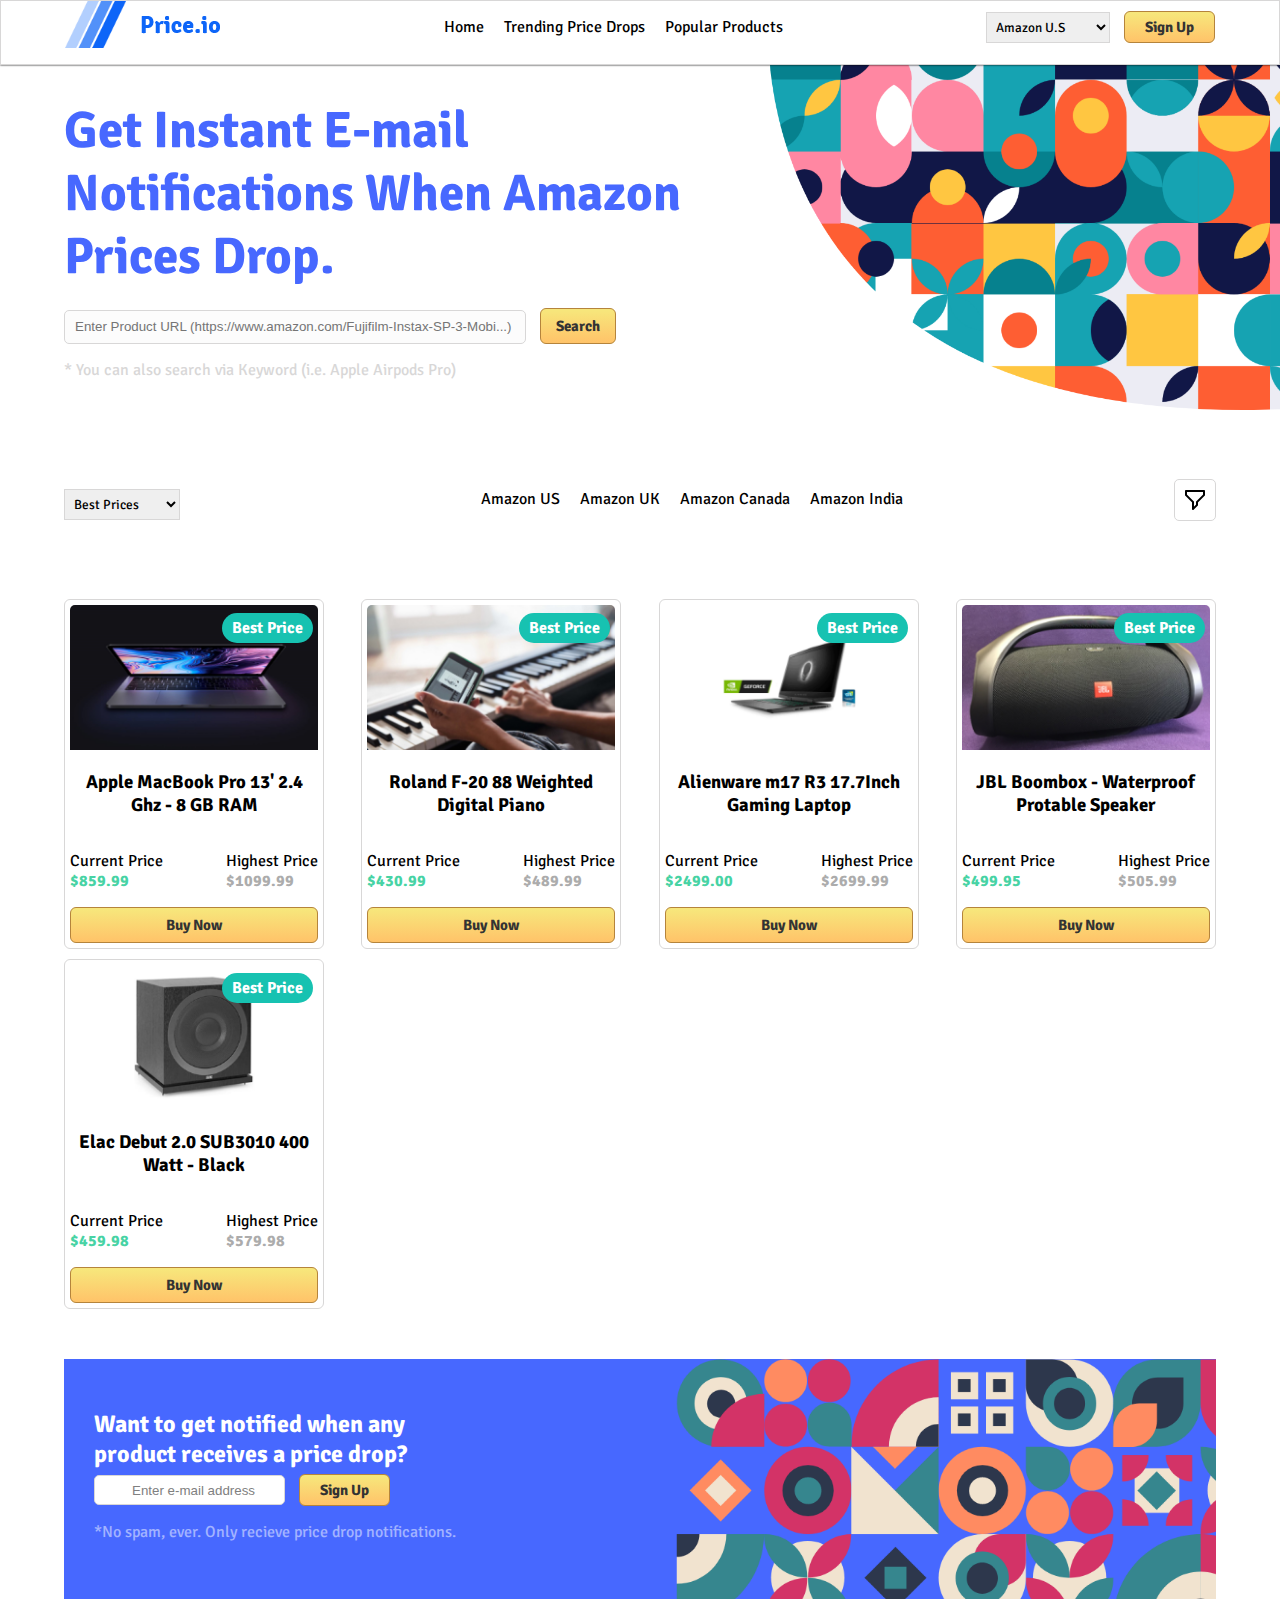
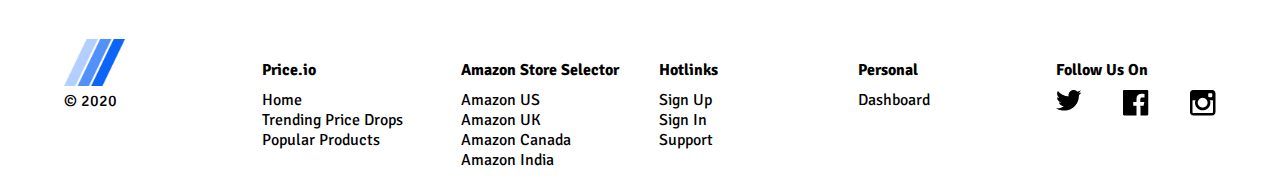
<file: index.html>
<!DOCTYPE html>
<html lang="en">
  <head>
    <meta charset="UTF-8" />
    <meta name="viewport" content="width=device-width, initial-scale=1.0" />
    <link rel="icon" href="images/logo-notext.png" />
    <link rel="stylesheet" href="css/styles.css" />
    <title>Welcome</title>
  </head>
  <body>
    <div id="header">
      <div class="logo">
        <img src="images/logo.png" alt="" />
      </div>
      <div class="navigation">
        <ul>
          <li class="nav"><a href="#">Home</a></li>
          <li class="nav"><a href="#">Trending Price Drops</a></li>
          <li class="nav"><a href="#">Popular Products</a></li>
        </ul>
      </div>
      <div class="reg-location">
        <select name="" size="1" id="location">
          <option value="us">Amazon U.S</option>
          <option value="uk">Amazon U.K</option>
          <option value="cn">Amazon Canada</option>
          <option value="ind">Amazon India</option>
        </select>
        <a href="#" class="btn">Sign Up</a>
      </div>
    </div>
    <div id="container">
      <div class="search-field-container">
        <h1>
          Get Instant E-mail <br />
          Notifications When Amazon Prices Drop.
        </h1>
        <input
          type="text"
          class="searchbar"
          placeholder="Enter Product URL (https://www.amazon.com/Fujifilm-Instax-SP-3-Mobi...)"
        />
        <input type="submit" value="Search" class="btn sbtn" />
        <p>* You can also search via Keyword (i.e. Apple Airpods Pro)</p>
      </div>
      <div class="navigation2">
        <div class="pricelist">
          <select name="" size="1" id="prices">
            <option value="bp">Best Prices</option>
            <option value="lwp">Lowest Prices</option>
            <option value="hwp">Highest Prices</option>
          </select>
        </div>
        <div class="location2">
          <ul>
            <li class="selected nav"><a href="#">Amazon US</a></li>
            <li class="nav"><a href="#">Amazon UK</a></li>
            <li class="nav"><a href="#">Amazon Canada</a></li>
            <li class="nav"><a href="#">Amazon India</a></li>
          </ul>
        </div>
        <div class="filter-container">
          <img src="images/icon-filter@1X.png" alt="" />
        </div>
      </div>
      <div class="products">
        <div class="pd1 pd">
          <div class="img"><p>Best Price</p></div>
          <div class="desc">
            <h3 class="product-name">
              <a href="pages/product-1.html" target="_blank">
                Apple MacBook Pro 13' 2.4 Ghz - 8 GB RAM</a
              >
            </h3>
            <p>Current Price <br /><span class="cp">$859.99</span></p>
            <p class="highest_price">
              Highest Price <br /><span class="hp">$1099.99</span>
            </p>
            <a href="pages/product-1.html" class="btn buynow" target="_blank"
              >Buy Now</a
            >
          </div>
        </div>
        <div class="pd2 pd">
          <div class="img"><p>Best Price</p></div>
          <div class="desc">
            <h3 class="product-name"><a href="pages/product-2.html" target="_blank">Roland F-20 88 Weighted Digital Piano</h3></a>
            <p>Current Price <br /><span class="cp">$430.99</span></p>
            <p class="highest_price">
              Highest Price <br /><span class="hp">$489.99</span>
            </p>
            <a href="pages/product-2.html" class="btn buynow" target="blank">Buy Now</a>
          </div>
        </div>
        <div class="pd3 pd">
          <div class="img"><p>Best Price</p></div>
          <div class="desc">
            <h3 class="product-name"><a href="pages/product-3.html" target="_blank">
              Alienware m17 R3 17.7Inch Gaming Laptop
            </h3></a>
            <p>Current Price <br /><span class="cp">$2499.00</span></p>
            <p class="highest_price">
              Highest Price <br /><span class="hp">$2699.99</span>
            </p>
            <a href="pages/product-3.html" class="btn buynow" target="_blank">Buy Now</a>
          </div>
        </div>
        <div class="pd4 pd">
          <div class="img"><p>Best Price</p></div>
          <div class="desc">
            <h3 class="product-name"><a href="pages/product-4.html" target="_blank">
              JBL Boombox - Waterproof Protable Speaker</a>
            </h3>
            <p>Current Price <br /><span class="cp">$499.95</span></p>
            <p class="highest_price">
              Highest Price <br /><span class="hp">$505.99</span>
            </p>
            <a href="pages/product-4.html" class="btn buynow" target="_blank">Buy Now</a>
          </div>
        </div>
        <div class="pd5 pd">
          <div class="img"><p>Best Price</p></div>
          <div class="desc">
            <h3 class="product-name"><a href="pages/product-5.html" target="_blank">
              Elac Debut 2.0 SUB3010 400 Watt - Black</a>
            </h3>
            <p>Current Price <br /><span class="cp">$459.98</span></p>
            <p class="highest_price">
              Highest Price <br /><span class="hp">$579.98</span>
            </p>
            <a href="pages/product-5.html" class="btn buynow" target="_blank">Buy Now</a>
          </div>
        </div>
      </div>
      <div class="newsletter">
        <h2>
          Want to get notified when any <br />
          product receives a price drop?
        </h2>
        <input class="email" type="email" placeholder="Enter e-mail address" />
        <input type="submit" value="Sign Up" class="btn" />
        <p>*No spam, ever. Only recieve price drop notifications.</p>
      </div>
      <div class="footer">
        <div class="logo2 f">
          <img src="images/logo-notext.png" alt="" />
          <p>&copy; 2020</p>
        </div>
        <div class="price-io f">
          <h4>Price.io</h4>
          <ul>
            <li>Home</li>
            <li>Trending Price Drops</li>
            <li>Popular Products</li>
          </ul>
        </div>
        <div class="amazonss f">
          <h4>Amazon Store Selector</h4>
          <ul>
            <li>Amazon US</li>
            <li>Amazon UK</li>
            <li>Amazon Canada</li>
            <li>Amazon India</li>
          </ul>
        </div>
        <div class="hotlinks f">
          <h4>Hotlinks</h4>
          <ul>
            <li>Sign Up</li>
            <li>Sign In</li>
            <li>Support</li>
          </ul>
        </div>
        <div class="personal f">
          <h4>Personal</h4>
          <ul>
            <li>Dashboard</li>
          </ul>
        </div>
        <div class="social-media f">
          <h4>Follow Us On</h4>
          <ul>
            <li><img src="images/social-1_logo-twitter.png" alt="" /></li>
            <li><img src="images/White_2_.png" alt="" /></li>
            <li><img src="images/social-1_logo-instagram.png" alt="" /></li>
          </ul>
        </div>
      </div>
    </div>
  </body>
</html>
</file>
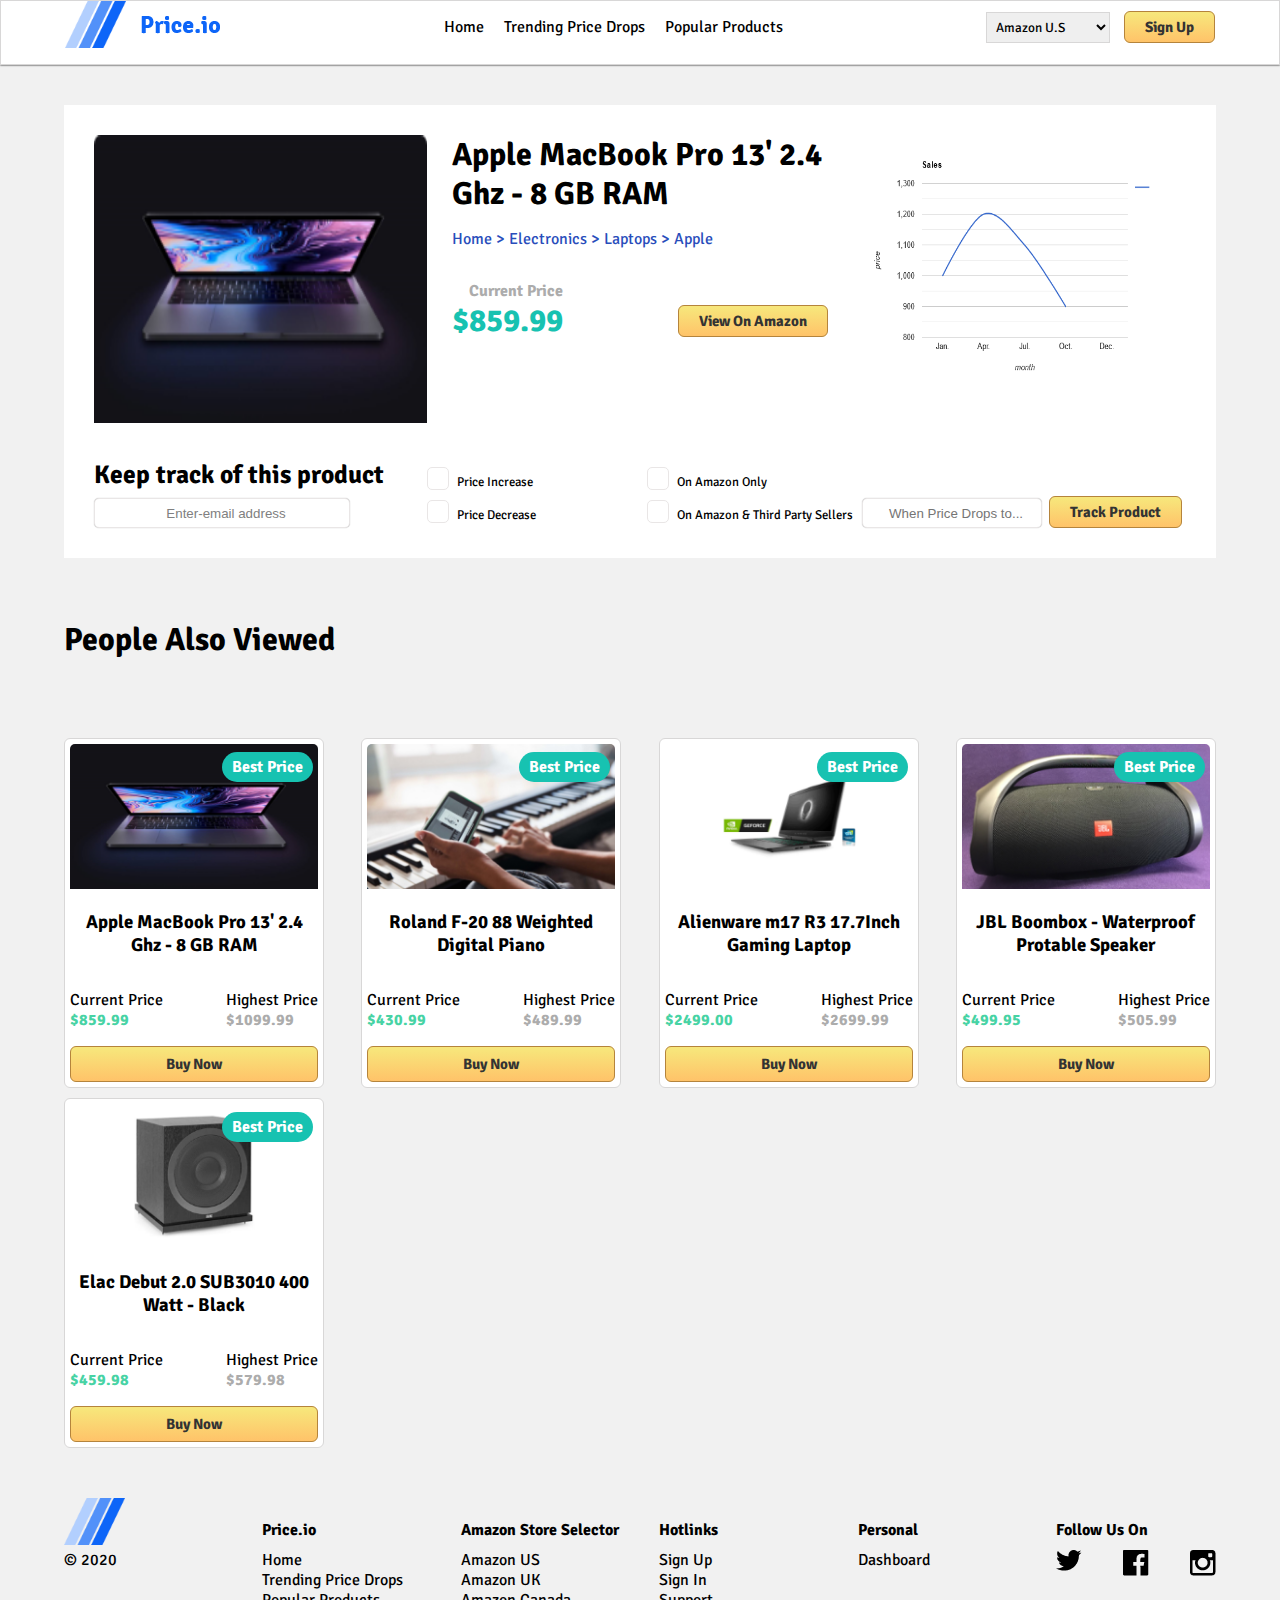
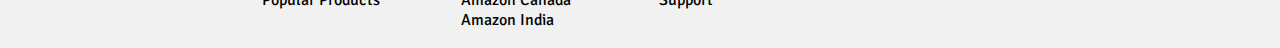
<file: pages/product-1.html>
<!DOCTYPE html>
<html lang="en">
  <head>
    <meta charset="UTF-8" />
    <meta name="viewport" content="width=device-width, initial-scale=1.0" />
    <link rel="stylesheet" href="/css/styles.css" />
    <link rel="stylesheet" href="/css/pg-style.css" />
    <link rel="icon" href="/images/logo-notext.png" />
    <title>Apple</title>
  </head>
  <body>
    <div id="header">
      <div class="logo">
        <a href="/index.html"> <img src="/images/logo.png" alt="" /></a>
      </div>
      <div class="navigation">
        <ul>
          <li class="nav"><a href="/index.html" target="_self">Home</a></li>
          <li class="nav"><a href="#">Trending Price Drops</a></li>
          <li class="nav"><a href="#">Popular Products</a></li>
        </ul>
      </div>
      <div class="reg-location">
        <select name="" size="1" id="location">
          <option value="us">Amazon U.S</option>
          <option value="uk">Amazon U.K</option>
          <option value="cn">Amazon Canada</option>
          <option value="ind">Amazon India</option>
        </select>
        <a href="#" class="btn">Sign Up</a>
      </div>
    </div>
    <div class="container">
      <div class="product">
        <div class="image">
          <img src="/images/product-1.png" alt="" />
        </div>
        <div class="info">
          <h1>Apple MacBook Pro 13' 2.4 Ghz - 8 GB RAM</h1>
          <p class="directory">Home > Electronics > Laptops > Apple</p>
          <p class="cp cp2">
            Current Price <br /><span class="price">$859.99</span>
          </p>
          <a
            href="https://www.amazon.com/Apple-MacBook-Retina-MF840LL-Renewed/dp/B07959WRHC/ref=sr_1_1?dchild=1&keywords=apple+macbook+pro+13%27+2.4+ghz+-+8gb+ram&qid=1608018307&sr=8-1"
            target="_blank"
            class="btn btn2"
            >View On Amazon</a
          >
        </div>
        <div class="product-chart">
          <img src="/images/line-graph.png" alt="" />
        </div>
        <div class="tracker">
          <h2>Keep track of this product</h2>
          <input
            class="email-box"
            type="email"
            placeholder="Enter-email address"
          />
        </div>
        <div class="checkbox">
          <div class="half">
            <input type="checkbox" id="pi" class="box" />
            <label for="pi">Price Increase</label>
            <input type="checkbox" id="pd" class="box" />
            <label for="pd">Price Decrease</label>
          </div>
          <div class="half2">
            <input type="checkbox" id="oao" class="box" />
            <label for="oao">On Amazon Only</label>
            <input type="checkbox" id="oat" class="box" />
            <label for="oat">On Amazon & Third Party Sellers</label>
          </div>
        </div>
        <div class="btn-container">
          <input
            class="text"
            type="text"
            placeholder="When Price Drops to..."
          />
          <input class="btn" type="submit" value="Track Product" />
        </div>
      </div>
      <div class="heading">
        <h1>People Also Viewed</h1>
      </div>
      <div class="products">
        <div class="pd1 pd">
          <div class="img"><p>Best Price</p></div>
          <div class="desc">
            <h3 class="product-name">
              <a href="/pages/product-1.html">
                Apple MacBook Pro 13' 2.4 Ghz - 8 GB RAM</a
              >
            </h3>
            <p>Current Price <br /><span class="cp">$859.99</span></p>
            <p class="highest_price">
              Highest Price <br /><span class="hp">$1099.99</span>
            </p>
            <a href="product-1.html" class="btn buynow">Buy Now</a>
          </div>
        </div>
        <div class="pd2 pd">
          <div class="img"><p>Best Price</p></div>
          <div class="desc">
            <h3 class="product-name">
              <a href="product-2.html">Roland F-20 88 Weighted Digital Piano</a>
            </h3>
            <p>Current Price <br /><span class="cp">$430.99</span></p>
            <p class="highest_price">
              Highest Price <br /><span class="hp">$489.99</span>
            </p>
            <a href="product-2.html" class="btn buynow">Buy Now</a>
          </div>
        </div>
        <div class="pd3 pd">
          <div class="img"><p>Best Price</p></div>
          <div class="desc">
            <h3 class="product-name">
              <a href="product-3.html">
                Alienware m17 R3 17.7Inch Gaming Laptop</a
              >
            </h3>
            <p>Current Price <br /><span class="cp">$2499.00</span></p>
            <p class="highest_price">
              Highest Price <br /><span class="hp">$2699.99</span>
            </p>
            <a href="product-3.html" class="btn buynow">Buy Now</a>
          </div>
        </div>
        <div class="pd4 pd">
          <div class="img"><p>Best Price</p></div>
          <div class="desc">
            <h3 class="product-name">
              <a href="product-4.html">
                JBL Boombox - Waterproof Protable Speaker</a
              >
            </h3>
            <p>Current Price <br /><span class="cp">$499.95</span></p>
            <p class="highest_price">
              Highest Price <br /><span class="hp">$505.99</span>
            </p>
            <a href="product-4.html" class="btn buynow">Buy Now</a>
          </div>
        </div>
        <div class="pd5 pd">
          <div class="img"><p>Best Price</p></div>
          <div class="desc">
            <h3 class="product-name">
              <a href="product-5.html">
                Elac Debut 2.0 SUB3010 400 Watt - Black</a
              >
            </h3>
            <p>Current Price <br /><span class="cp">$459.98</span></p>
            <p class="highest_price">
              Highest Price <br /><span class="hp">$579.98</span>
            </p>
            <a href="product-5.html" class="btn buynow">Buy Now</a>
          </div>
        </div>
      </div>
      <div class="footer">
        <div class="logo2 f">
          <img src="/images/logo-notext.png" alt="" />
          <p>&copy; 2020</p>
        </div>
        <div class="price-io f">
          <h4>Price.io</h4>
          <ul>
            <li>Home</li>
            <li>Trending Price Drops</li>
            <li>Popular Products</li>
          </ul>
        </div>
        <div class="amazonss f">
          <h4>Amazon Store Selector</h4>
          <ul>
            <li>Amazon US</li>
            <li>Amazon UK</li>
            <li>Amazon Canada</li>
            <li>Amazon India</li>
          </ul>
        </div>
        <div class="hotlinks f">
          <h4>Hotlinks</h4>
          <ul>
            <li>Sign Up</li>
            <li>Sign In</li>
            <li>Support</li>
          </ul>
        </div>
        <div class="personal f">
          <h4>Personal</h4>
          <ul>
            <li>Dashboard</li>
          </ul>
        </div>
        <div class="social-media f">
          <h4>Follow Us On</h4>
          <ul>
            <li><img src="/images/social-1_logo-twitter.png" alt="" /></li>
            <li><img src="/images/White_2_.png" alt="" /></li>
            <li><img src="/images/social-1_logo-instagram.png" alt="" /></li>
          </ul>
        </div>
      </div>
    </div>
  </body>
</html>
</file>
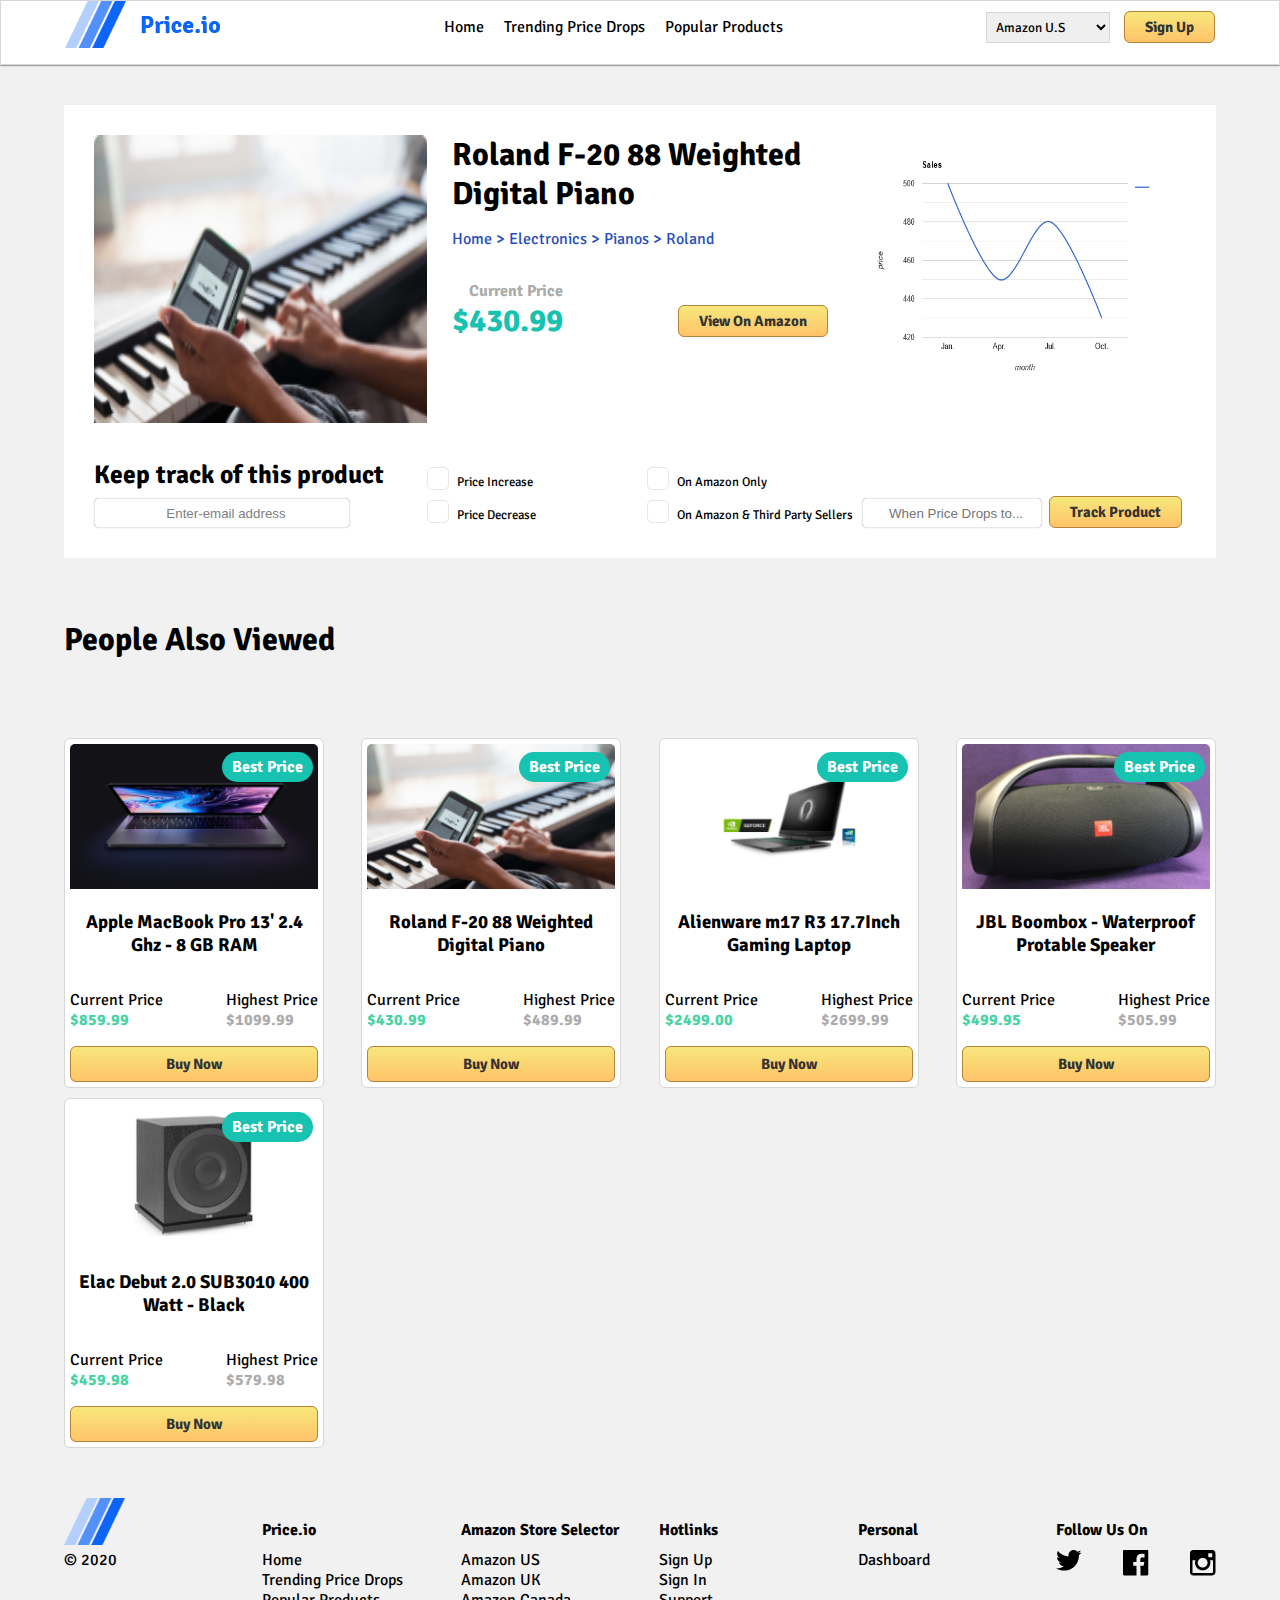
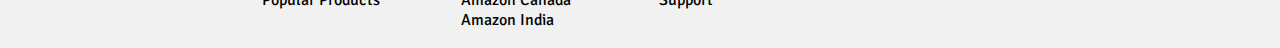
<file: pages/product-2.html>
<!DOCTYPE html>
<html lang="en">
  <head>
    <meta charset="UTF-8" />
    <meta name="viewport" content="width=device-width, initial-scale=1.0" />
    <link rel="stylesheet" href="/css/styles.css" />
    <link rel="stylesheet" href="/css/pg-style.css" />
    <link rel="icon" href="/images/logo-notext.png" />
    <title>Roland</title>
  </head>
  <body>
    <div id="header">
      <div class="logo">
        <a href="/index.html"> <img src="/images/logo.png" alt="" /></a>
      </div>
      <div class="navigation">
        <ul>
          <li class="nav"><a href="/index.html" target="_self">Home</a></li>
          <li class="nav"><a href="#">Trending Price Drops</a></li>
          <li class="nav"><a href="#">Popular Products</a></li>
        </ul>
      </div>
      <div class="reg-location">
        <select name="" size="1" id="location">
          <option value="us">Amazon U.S</option>
          <option value="uk">Amazon U.K</option>
          <option value="cn">Amazon Canada</option>
          <option value="ind">Amazon India</option>
        </select>
        <a href="#" class="btn">Sign Up</a>
      </div>
    </div>
    <div class="container">
      <div class="product">
        <div class="image">
          <img src="/images/product-2.png" alt="" />
        </div>
        <div class="info">
          <h1>Roland F-20 88 Weighted Digital Piano</h1>
          <p class="directory">Home > Electronics > Pianos > Roland</p>
          <p class="cp cp2">
            Current Price <br /><span class="price">$430.99</span>
          </p>
          <a
            href="https://www.amazon.in/Roland-F-20-CB-Digital-Piano/dp/B00FB2THIS"
            target="_blank"
            class="btn btn2"
            >View On Amazon</a
          >
        </div>
        <div class="product-chart">
          <img src="/images/line-graph2.png" alt="" />
        </div>
        <div class="tracker">
          <h2>Keep track of this product</h2>
          <input
            class="email-box"
            type="email"
            placeholder="Enter-email address"
          />
        </div>
        <div class="checkbox">
          <div class="half">
            <input type="checkbox" id="pi" class="box" />
            <label for="pi">Price Increase</label>
            <input type="checkbox" id="pd" class="box" />
            <label for="pd">Price Decrease</label>
          </div>
          <div class="half2">
            <input type="checkbox" id="oao" class="box" />
            <label for="oao">On Amazon Only</label>
            <input type="checkbox" id="oat" class="box" />
            <label for="oat">On Amazon & Third Party Sellers</label>
          </div>
        </div>
        <div class="btn-container">
          <input
            class="text"
            type="text"
            placeholder="When Price Drops to..."
          />
          <input class="btn" type="submit" value="Track Product" />
        </div>
      </div>
      <div class="heading">
        <h1>People Also Viewed</h1>
      </div>
      <div class="products">
        <div class="pd1 pd">
          <div class="img"><p>Best Price</p></div>
          <div class="desc">
            <h3 class="product-name">
              <a href="product-1.html">
                Apple MacBook Pro 13' 2.4 Ghz - 8 GB RAM</a
              >
            </h3>
            <p>Current Price <br /><span class="cp">$859.99</span></p>
            <p class="highest_price">
              Highest Price <br /><span class="hp">$1099.99</span>
            </p>
            <a href="product-1.html" class="btn buynow">Buy Now</a>
          </div>
        </div>
        <div class="pd2 pd">
          <div class="img"><p>Best Price</p></div>
          <div class="desc">
            <h3 class="product-name">
              <a href="/pages/product-2.html"
                >Roland F-20 88 Weighted Digital Piano</a
              >
            </h3>
            <p>Current Price <br /><span class="cp">$430.99</span></p>
            <p class="highest_price">
              Highest Price <br /><span class="hp">$489.99</span>
            </p>
            <a href="product-2.html" class="btn buynow">Buy Now</a>
          </div>
        </div>
        <div class="pd3 pd">
          <div class="img"><p>Best Price</p></div>
          <div class="desc">
            <h3 class="product-name">
              <a href="product-3.html">
                Alienware m17 R3 17.7Inch Gaming Laptop</a
              >
            </h3>
            <p>Current Price <br /><span class="cp">$2499.00</span></p>
            <p class="highest_price">
              Highest Price <br /><span class="hp">$2699.99</span>
            </p>
            <a href="product-3.html" class="btn buynow">Buy Now</a>
          </div>
        </div>
        <div class="pd4 pd">
          <div class="img"><p>Best Price</p></div>
          <div class="desc">
            <h3 class="product-name">
              <a href="product-4.html">
                JBL Boombox - Waterproof Protable Speaker</a
              >
            </h3>
            <p>Current Price <br /><span class="cp">$499.95</span></p>
            <p class="highest_price">
              Highest Price <br /><span class="hp">$505.99</span>
            </p>
            <a href="product-4.html" class="btn buynow">Buy Now</a>
          </div>
        </div>
        <div class="pd5 pd">
          <div class="img"><p>Best Price</p></div>
          <div class="desc">
            <h3 class="product-name">
              <a href="product-5.html">
                Elac Debut 2.0 SUB3010 400 Watt - Black</a
              >
            </h3>
            <p>Current Price <br /><span class="cp">$459.98</span></p>
            <p class="highest_price">
              Highest Price <br /><span class="hp">$579.98</span>
            </p>
            <a href="product-5.html" class="btn buynow">Buy Now</a>
          </div>
        </div>
      </div>
      <div class="footer">
        <div class="logo2 f">
          <img src="/images/logo-notext.png" alt="" />
          <p>&copy; 2020</p>
        </div>
        <div class="price-io f">
          <h4>Price.io</h4>
          <ul>
            <li>Home</li>
            <li>Trending Price Drops</li>
            <li>Popular Products</li>
          </ul>
        </div>
        <div class="amazonss f">
          <h4>Amazon Store Selector</h4>
          <ul>
            <li>Amazon US</li>
            <li>Amazon UK</li>
            <li>Amazon Canada</li>
            <li>Amazon India</li>
          </ul>
        </div>
        <div class="hotlinks f">
          <h4>Hotlinks</h4>
          <ul>
            <li>Sign Up</li>
            <li>Sign In</li>
            <li>Support</li>
          </ul>
        </div>
        <div class="personal f">
          <h4>Personal</h4>
          <ul>
            <li>Dashboard</li>
          </ul>
        </div>
        <div class="social-media f">
          <h4>Follow Us On</h4>
          <ul>
            <li><img src="/images/social-1_logo-twitter.png" alt="" /></li>
            <li><img src="/images/White_2_.png" alt="" /></li>
            <li><img src="/images/social-1_logo-instagram.png" alt="" /></li>
          </ul>
        </div>
      </div>
    </div>
  </body>
</html>
</file>
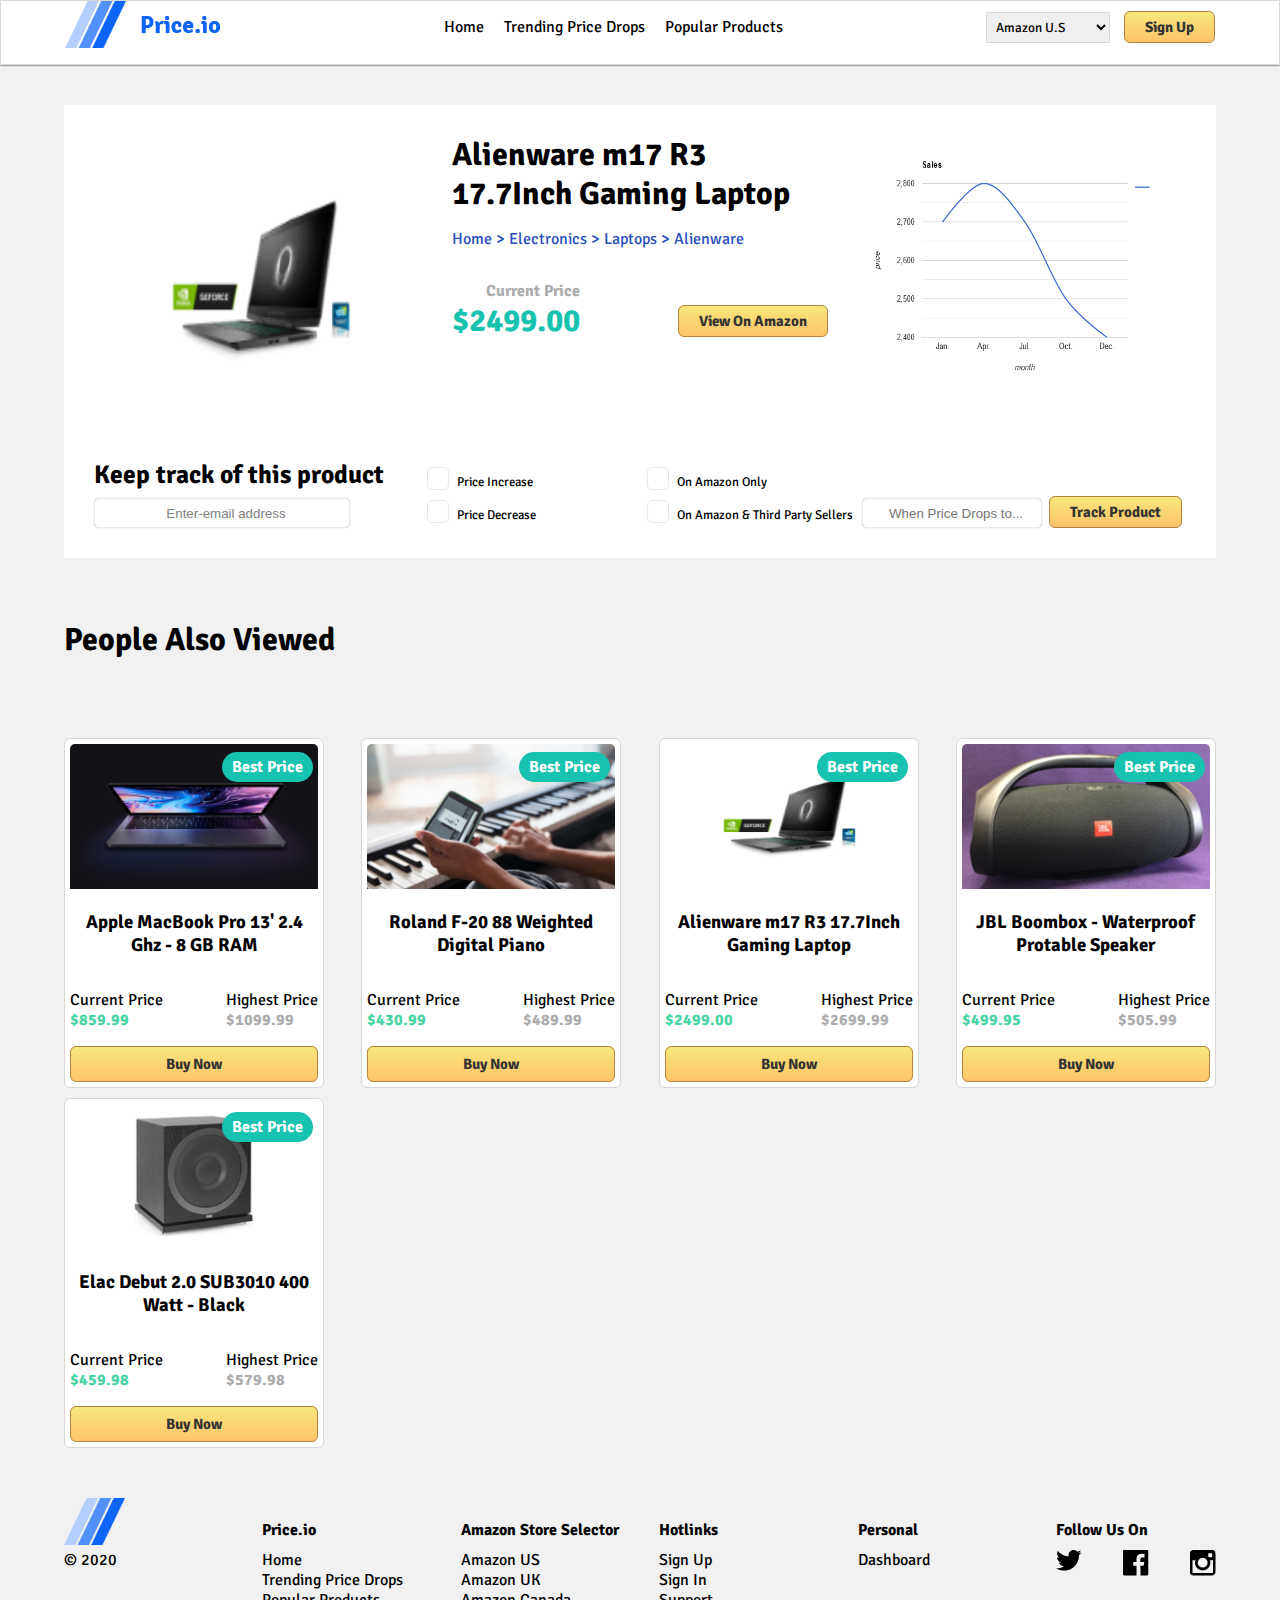
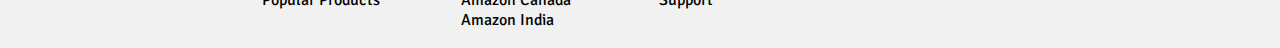
<file: pages/product-3.html>
<!DOCTYPE html>
<html lang="en">
  <head>
    <meta charset="UTF-8" />
    <meta name="viewport" content="width=device-width, initial-scale=1.0" />
    <link rel="stylesheet" href="/css/styles.css" />
    <link rel="stylesheet" href="/css/pg-style.css" />
    <link rel="icon" href="/images/logo-notext.png" />
    <title>Alienware</title>
  </head>
  <body>
    <div id="header">
      <div class="logo">
        <a href="/index.html"> <img src="/images/logo.png" alt="" /></a>
      </div>
      <div class="navigation">
        <ul>
          <li class="nav"><a href="/index.html" target="_self">Home</a></li>
          <li class="nav"><a href="#">Trending Price Drops</a></li>
          <li class="nav"><a href="#">Popular Products</a></li>
        </ul>
      </div>
      <div class="reg-location">
        <select name="" size="1" id="location">
          <option value="us">Amazon U.S</option>
          <option value="uk">Amazon U.K</option>
          <option value="cn">Amazon Canada</option>
          <option value="ind">Amazon India</option>
        </select>
        <a href="#" class="btn">Sign Up</a>
      </div>
    </div>
    <div class="container">
      <div class="product">
        <div class="image">
          <img src="/images/product-3.png" alt="" />
        </div>
        <div class="info">
          <h1>Alienware m17 R3 17.7Inch Gaming Laptop</h1>
          <p class="directory">Home > Electronics > Laptops > Alienware</p>
          <p class="cp cp2">
            Current Price <br /><span class="price">$2499.00</span>
          </p>
          <a
            href="https://www.amazon.com/Alienware-Gaming-i7-10750H-Geforce-Windows/dp/B0897ZBRQR/ref=sr_1_16?dchild=1&qid=1608031134&refinements=p_n_size_browse-bin%3A7817234011&s=pc&sr=1-16"
            target="_blank"
            class="btn btn2"
            >View On Amazon</a
          >
        </div>
        <div class="product-chart">
          <img src="/images/line-graph3.png" alt="" />
        </div>
        <div class="tracker">
          <h2>Keep track of this product</h2>
          <input
            class="email-box"
            type="email"
            placeholder="Enter-email address"
          />
        </div>
        <div class="checkbox">
          <div class="half">
            <input type="checkbox" id="pi" class="box" />
            <label for="pi">Price Increase</label>
            <input type="checkbox" id="pd" class="box" />
            <label for="pd">Price Decrease</label>
          </div>
          <div class="half2">
            <input type="checkbox" id="oao" class="box" />
            <label for="oao">On Amazon Only</label>
            <input type="checkbox" id="oat" class="box" />
            <label for="oat">On Amazon & Third Party Sellers</label>
          </div>
        </div>
        <div class="btn-container">
          <input
            class="text"
            type="text"
            placeholder="When Price Drops to..."
          />
          <input class="btn" type="submit" value="Track Product" />
        </div>
      </div>
      <div class="heading">
        <h1>People Also Viewed</h1>
      </div>
      <div class="products">
        <div class="pd1 pd">
          <div class="img"><p>Best Price</p></div>
          <div class="desc">
            <h3 class="product-name">
              <a href="/pages/product-1.html">
                Apple MacBook Pro 13' 2.4 Ghz - 8 GB RAM</a
              >
            </h3>
            <p>Current Price <br /><span class="cp">$859.99</span></p>
            <p class="highest_price">
              Highest Price <br /><span class="hp">$1099.99</span>
            </p>
            <a href="product-1.html" class="btn buynow">Buy Now</a>
          </div>
        </div>
        <div class="pd2 pd">
          <div class="img"><p>Best Price</p></div>
          <div class="desc">
            <h3 class="product-name">
              <a href="product-2.html">Roland F-20 88 Weighted Digital Piano</a>
            </h3>
            <p>Current Price <br /><span class="cp">$430.99</span></p>
            <p class="highest_price">
              Highest Price <br /><span class="hp">$489.99</span>
            </p>
            <a href="product-2.html" class="btn buynow">Buy Now</a>
          </div>
        </div>
        <div class="pd3 pd">
          <div class="img"><p>Best Price</p></div>
          <div class="desc">
            <h3 class="product-name">
              <a href="product-3.html">
                Alienware m17 R3 17.7Inch Gaming Laptop</a
              >
            </h3>
            <p>Current Price <br /><span class="cp">$2499.00</span></p>
            <p class="highest_price">
              Highest Price <br /><span class="hp">$2699.99</span>
            </p>
            <a href="product-3.html" class="btn buynow">Buy Now</a>
          </div>
        </div>
        <div class="pd4 pd">
          <div class="img"><p>Best Price</p></div>
          <div class="desc">
            <h3 class="product-name">
              <a href="product-4.html">
                JBL Boombox - Waterproof Protable Speaker</a
              >
            </h3>
            <p>Current Price <br /><span class="cp">$499.95</span></p>
            <p class="highest_price">
              Highest Price <br /><span class="hp">$505.99</span>
            </p>
            <a href="product-4.html" class="btn buynow">Buy Now</a>
          </div>
        </div>
        <div class="pd5 pd">
          <div class="img"><p>Best Price</p></div>
          <div class="desc">
            <h3 class="product-name">
              <a href="product-5.html">
                Elac Debut 2.0 SUB3010 400 Watt - Black</a
              >
            </h3>
            <p>Current Price <br /><span class="cp">$459.98</span></p>
            <p class="highest_price">
              Highest Price <br /><span class="hp">$579.98</span>
            </p>
            <a href="product-5.html" class="btn buynow">Buy Now</a>
          </div>
        </div>
      </div>
      <div class="footer">
        <div class="logo2 f">
          <img src="/images/logo-notext.png" alt="" />
          <p>&copy; 2020</p>
        </div>
        <div class="price-io f">
          <h4>Price.io</h4>
          <ul>
            <li>Home</li>
            <li>Trending Price Drops</li>
            <li>Popular Products</li>
          </ul>
        </div>
        <div class="amazonss f">
          <h4>Amazon Store Selector</h4>
          <ul>
            <li>Amazon US</li>
            <li>Amazon UK</li>
            <li>Amazon Canada</li>
            <li>Amazon India</li>
          </ul>
        </div>
        <div class="hotlinks f">
          <h4>Hotlinks</h4>
          <ul>
            <li>Sign Up</li>
            <li>Sign In</li>
            <li>Support</li>
          </ul>
        </div>
        <div class="personal f">
          <h4>Personal</h4>
          <ul>
            <li>Dashboard</li>
          </ul>
        </div>
        <div class="social-media f">
          <h4>Follow Us On</h4>
          <ul>
            <li><img src="/images/social-1_logo-twitter.png" alt="" /></li>
            <li><img src="/images/White_2_.png" alt="" /></li>
            <li><img src="/images/social-1_logo-instagram.png" alt="" /></li>
          </ul>
        </div>
      </div>
    </div>
  </body>
</html>
</file>
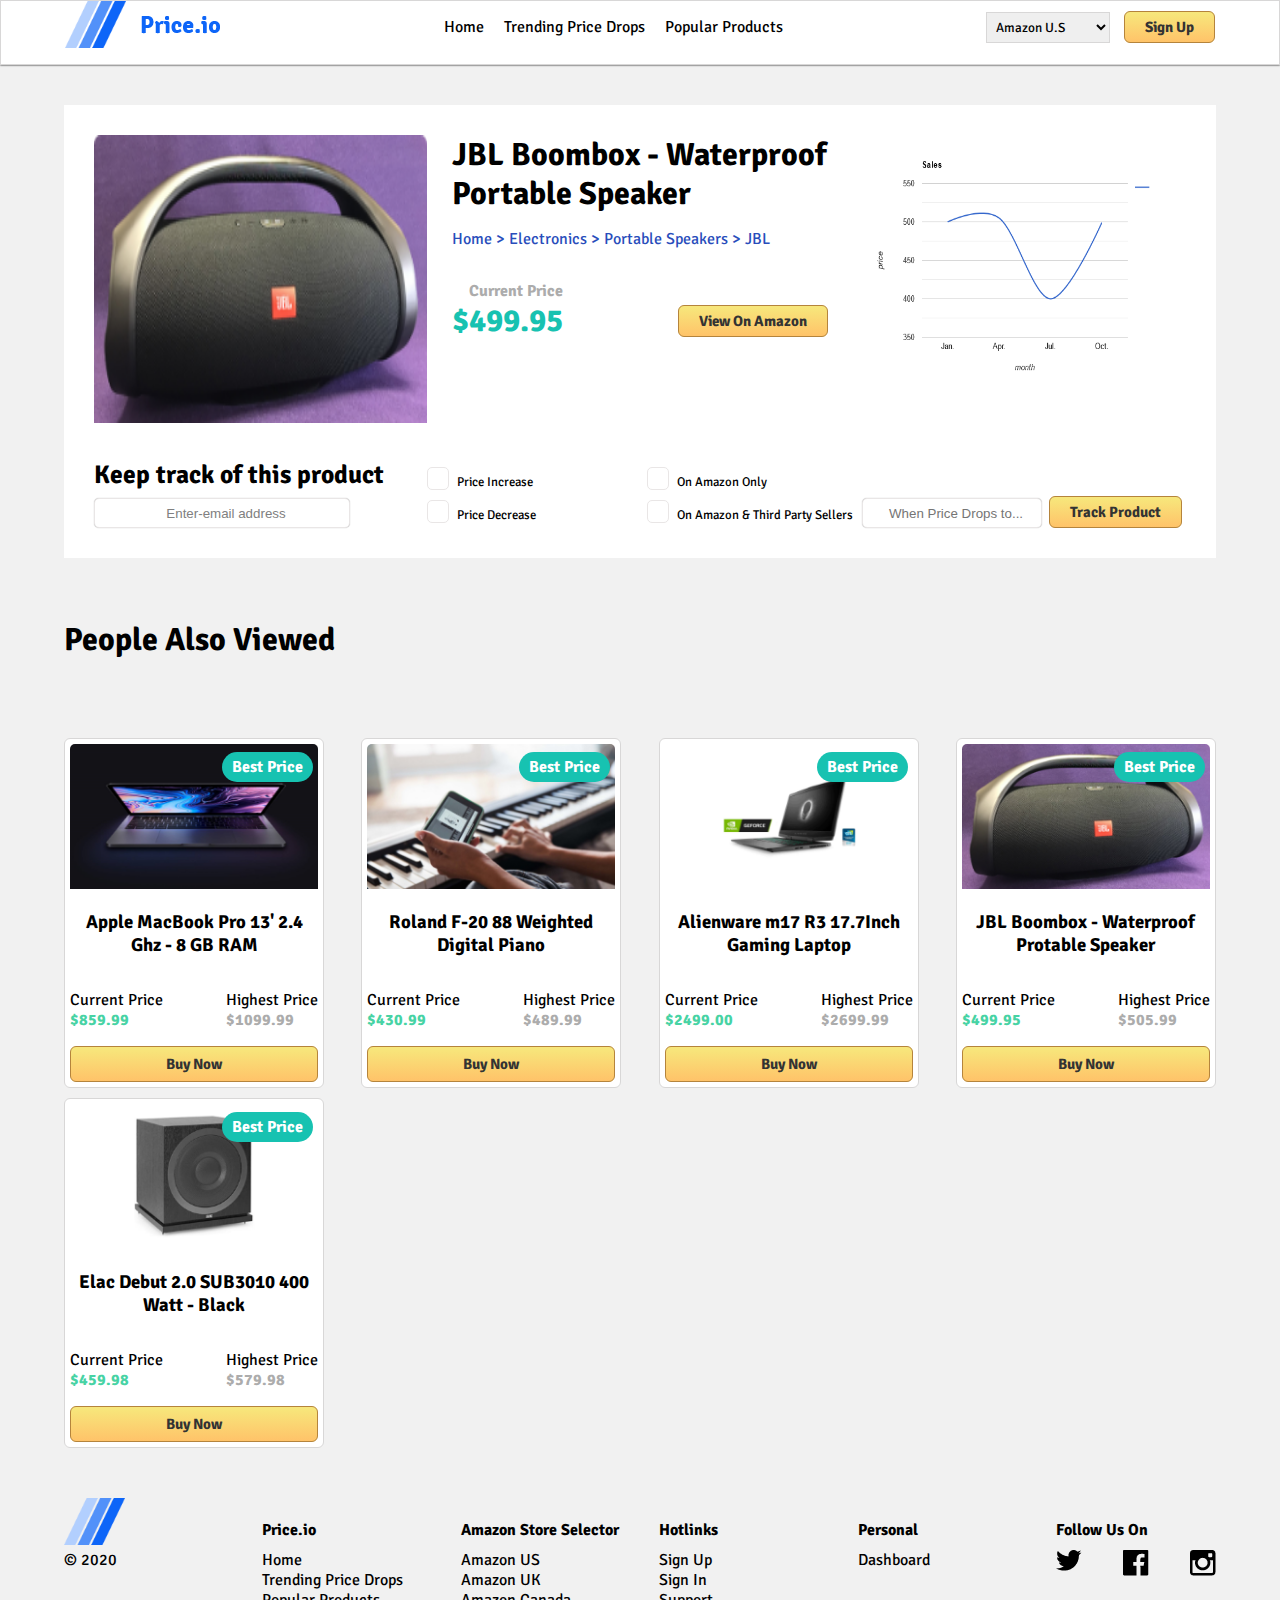
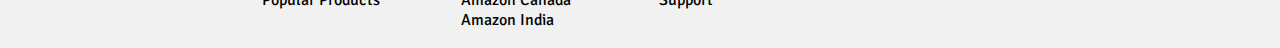
<file: pages/product-4.html>
<!DOCTYPE html>
<html lang="en">
  <head>
    <meta charset="UTF-8" />
    <meta name="viewport" content="width=device-width, initial-scale=1.0" />
    <link rel="stylesheet" href="/css/styles.css" />
    <link rel="stylesheet" href="/css/pg-style.css" />
    <link rel="icon" href="/images/logo-notext.png" />
    <title>JBL</title>
  </head>
  <body>
    <div id="header">
      <div class="logo">
        <a href="/index.html"> <img src="/images/logo.png" alt="" /></a>
      </div>
      <div class="navigation">
        <ul>
          <li class="nav"><a href="/index.html" target="_self">Home</a></li>
          <li class="nav"><a href="#">Trending Price Drops</a></li>
          <li class="nav"><a href="#">Popular Products</a></li>
        </ul>
      </div>
      <div class="reg-location">
        <select name="" size="1" id="location">
          <option value="us">Amazon U.S</option>
          <option value="uk">Amazon U.K</option>
          <option value="cn">Amazon Canada</option>
          <option value="ind">Amazon India</option>
        </select>
        <a href="#" class="btn">Sign Up</a>
      </div>
    </div>
    <div class="container">
      <div class="product">
        <div class="image">
          <img src="/images/product-4.png" alt="" />
        </div>
        <div class="info">
          <h1>JBL Boombox - Waterproof Portable Speaker</h1>
          <p class="directory">Home > Electronics > Portable Speakers > JBL</p>
          <p class="cp cp2">
            Current Price <br /><span class="price">$499.95</span>
          </p>
          <a
            href="https://www.amazon.com/JBL-Boombox-Portable-Bluetooth-Waterproof/dp/B0759GC766"
            target="_blank"
            class="btn btn2"
            >View On Amazon</a
          >
        </div>
        <div class="product-chart">
          <img src="/images/line-graph4.png" alt="" />
        </div>
        <div class="tracker">
          <h2>Keep track of this product</h2>
          <input
            class="email-box"
            type="email"
            placeholder="Enter-email address"
          />
        </div>
        <div class="checkbox">
          <div class="half">
            <input type="checkbox" id="pi" class="box" />
            <label for="pi">Price Increase</label>
            <input type="checkbox" id="pd" class="box" />
            <label for="pd">Price Decrease</label>
          </div>
          <div class="half2">
            <input type="checkbox" id="oao" class="box" />
            <label for="oao">On Amazon Only</label>
            <input type="checkbox" id="oat" class="box" />
            <label for="oat">On Amazon & Third Party Sellers</label>
          </div>
        </div>
        <div class="btn-container">
          <input
            class="text"
            type="text"
            placeholder="When Price Drops to..."
          />
          <input class="btn" type="submit" value="Track Product" />
        </div>
      </div>
      <div class="heading">
        <h1>People Also Viewed</h1>
      </div>
      <div class="products">
        <div class="pd1 pd">
          <div class="img"><p>Best Price</p></div>
          <div class="desc">
            <h3 class="product-name">
              <a href="/pages/product-1.html">
                Apple MacBook Pro 13' 2.4 Ghz - 8 GB RAM</a
              >
            </h3>
            <p>Current Price <br /><span class="cp">$859.99</span></p>
            <p class="highest_price">
              Highest Price <br /><span class="hp">$1099.99</span>
            </p>
            <a href="product-1.html" class="btn buynow">Buy Now</a>
          </div>
        </div>
        <div class="pd2 pd">
          <div class="img"><p>Best Price</p></div>
          <div class="desc">
            <h3 class="product-name">
              <a href="product-2.html">Roland F-20 88 Weighted Digital Piano</a>
            </h3>
            <p>Current Price <br /><span class="cp">$430.99</span></p>
            <p class="highest_price">
              Highest Price <br /><span class="hp">$489.99</span>
            </p>
            <a href="product-2.html" class="btn buynow">Buy Now</a>
          </div>
        </div>
        <div class="pd3 pd">
          <div class="img"><p>Best Price</p></div>
          <div class="desc">
            <h3 class="product-name">
              <a href="product-3.html">
                Alienware m17 R3 17.7Inch Gaming Laptop</a
              >
            </h3>
            <p>Current Price <br /><span class="cp">$2499.00</span></p>
            <p class="highest_price">
              Highest Price <br /><span class="hp">$2699.99</span>
            </p>
            <a href="product-3.html" class="btn buynow">Buy Now</a>
          </div>
        </div>
        <div class="pd4 pd">
          <div class="img"><p>Best Price</p></div>
          <div class="desc">
            <h3 class="product-name">
              <a href="product-4.html">
                JBL Boombox - Waterproof Protable Speaker</a
              >
            </h3>
            <p>Current Price <br /><span class="cp">$499.95</span></p>
            <p class="highest_price">
              Highest Price <br /><span class="hp">$505.99</span>
            </p>
            <a href="product-4.html" class="btn buynow">Buy Now</a>
          </div>
        </div>
        <div class="pd5 pd">
          <div class="img"><p>Best Price</p></div>
          <div class="desc">
            <h3 class="product-name">
              <a href="product-5.html">
                Elac Debut 2.0 SUB3010 400 Watt - Black</a
              >
            </h3>
            <p>Current Price <br /><span class="cp">$459.98</span></p>
            <p class="highest_price">
              Highest Price <br /><span class="hp">$579.98</span>
            </p>
            <a href="product-5.html" class="btn buynow">Buy Now</a>
          </div>
        </div>
      </div>
      <div class="footer">
        <div class="logo2 f">
          <img src="/images/logo-notext.png" alt="" />
          <p>&copy; 2020</p>
        </div>
        <div class="price-io f">
          <h4>Price.io</h4>
          <ul>
            <li>Home</li>
            <li>Trending Price Drops</li>
            <li>Popular Products</li>
          </ul>
        </div>
        <div class="amazonss f">
          <h4>Amazon Store Selector</h4>
          <ul>
            <li>Amazon US</li>
            <li>Amazon UK</li>
            <li>Amazon Canada</li>
            <li>Amazon India</li>
          </ul>
        </div>
        <div class="hotlinks f">
          <h4>Hotlinks</h4>
          <ul>
            <li>Sign Up</li>
            <li>Sign In</li>
            <li>Support</li>
          </ul>
        </div>
        <div class="personal f">
          <h4>Personal</h4>
          <ul>
            <li>Dashboard</li>
          </ul>
        </div>
        <div class="social-media f">
          <h4>Follow Us On</h4>
          <ul>
            <li><img src="/images/social-1_logo-twitter.png" alt="" /></li>
            <li><img src="/images/White_2_.png" alt="" /></li>
            <li><img src="/images/social-1_logo-instagram.png" alt="" /></li>
          </ul>
        </div>
      </div>
    </div>
  </body>
</html>
</file>
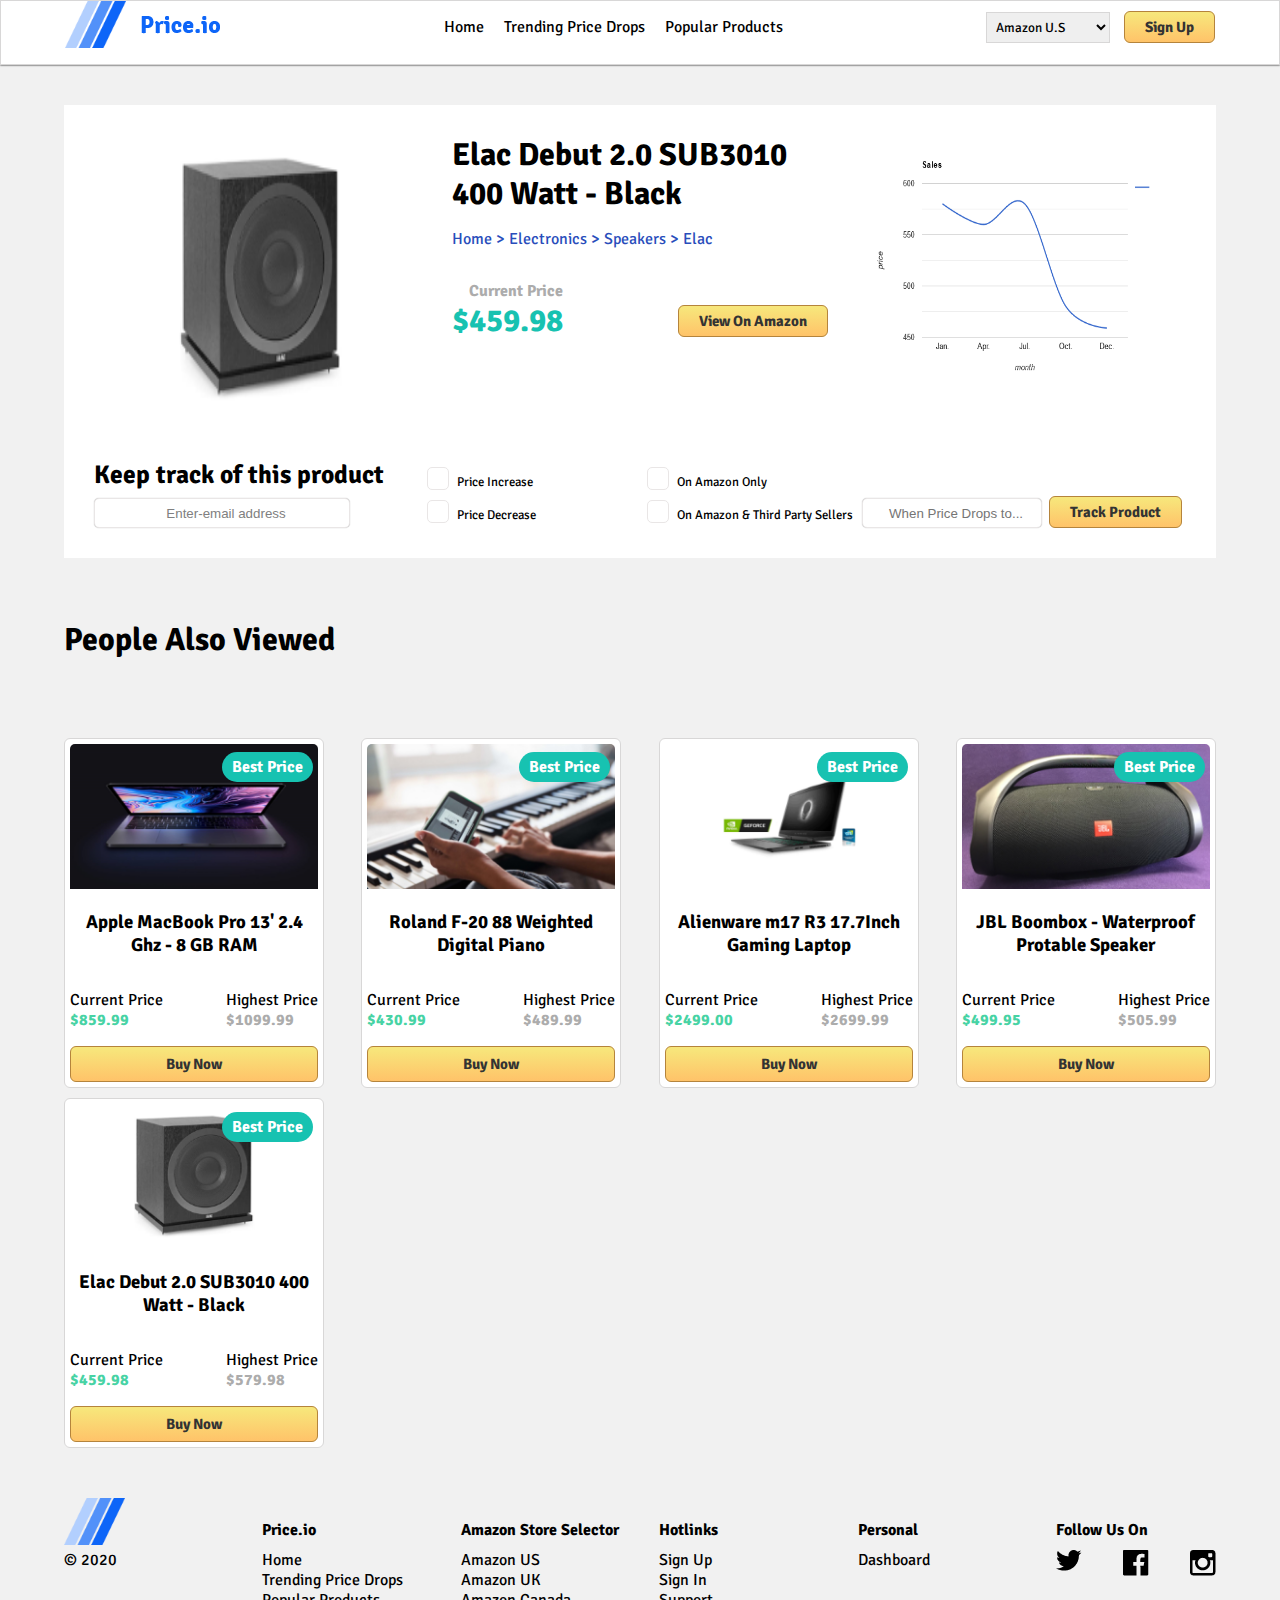
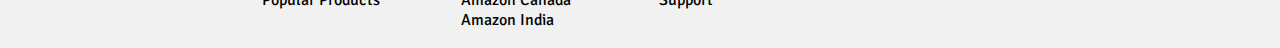
<file: pages/product-5.html>
<!DOCTYPE html>
<html lang="en">
  <head>
    <meta charset="UTF-8" />
    <meta name="viewport" content="width=device-width, initial-scale=1.0" />
    <link rel="stylesheet" href="/css/styles.css" />
    <link rel="stylesheet" href="/css/pg-style.css" />
    <link rel="icon" href="/images/logo-notext.png" />
    <title>Elac</title>
  </head>
  <body>
    <div id="header">
      <div class="logo">
        <a href="/index.html"> <img src="/images/logo.png" alt="" /></a>
      </div>
      <div class="navigation">
        <ul>
          <li class="nav"><a href="/index.html" target="_self">Home</a></li>
          <li class="nav"><a href="#">Trending Price Drops</a></li>
          <li class="nav"><a href="#">Popular Products</a></li>
        </ul>
      </div>
      <div class="reg-location">
        <select name="" size="1" id="location">
          <option value="us">Amazon U.S</option>
          <option value="uk">Amazon U.K</option>
          <option value="cn">Amazon Canada</option>
          <option value="ind">Amazon India</option>
        </select>
        <a href="#" class="btn">Sign Up</a>
      </div>
    </div>
    <div class="container">
      <div class="product">
        <div class="image">
          <img src="/images/product-5.png" alt="" />
        </div>
        <div class="info">
          <h1>Elac Debut 2.0 SUB3010 400 Watt - Black</h1>
          <p class="directory">Home > Electronics > Speakers > Elac</p>
          <p class="cp cp2">
            Current Price <br /><span class="price">$459.98</span>
          </p>
          <a
            href="https://www.amazon.com/Debut-SUB3010-Powered-Subwoofer-Black/dp/B07B4WM5H1"
            target="_blank"
            class="btn btn2"
            >View On Amazon</a
          >
        </div>
        <div class="product-chart">
          <img src="/images/line-graph5.png" alt="" />
        </div>
        <div class="tracker">
          <h2>Keep track of this product</h2>
          <input
            class="email-box"
            type="email"
            placeholder="Enter-email address"
          />
        </div>
        <div class="checkbox">
          <div class="half">
            <input type="checkbox" id="pi" class="box" />
            <label for="pi">Price Increase</label>
            <input type="checkbox" id="pd" class="box" />
            <label for="pd">Price Decrease</label>
          </div>
          <div class="half2">
            <input type="checkbox" id="oao" class="box" />
            <label for="oao">On Amazon Only</label>
            <input type="checkbox" id="oat" class="box" />
            <label for="oat">On Amazon & Third Party Sellers</label>
          </div>
        </div>
        <div class="btn-container">
          <input
            class="text"
            type="text"
            placeholder="When Price Drops to..."
          />
          <input class="btn" type="submit" value="Track Product" />
        </div>
      </div>
      <div class="heading">
        <h1>People Also Viewed</h1>
      </div>
      <div class="products">
        <div class="pd1 pd">
          <div class="img"><p>Best Price</p></div>
          <div class="desc">
            <h3 class="product-name">
              <a href="/pages/product-1.html">
                Apple MacBook Pro 13' 2.4 Ghz - 8 GB RAM</a
              >
            </h3>
            <p>Current Price <br /><span class="cp">$859.99</span></p>
            <p class="highest_price">
              Highest Price <br /><span class="hp">$1099.99</span>
            </p>
            <a href="product-1.html" class="btn buynow">Buy Now</a>
          </div>
        </div>
        <div class="pd2 pd">
          <div class="img"><p>Best Price</p></div>
          <div class="desc">
            <h3 class="product-name">
              <a href="product-2.html">Roland F-20 88 Weighted Digital Piano</a>
            </h3>
            <p>Current Price <br /><span class="cp">$430.99</span></p>
            <p class="highest_price">
              Highest Price <br /><span class="hp">$489.99</span>
            </p>
            <a href="product-2.html" class="btn buynow">Buy Now</a>
          </div>
        </div>
        <div class="pd3 pd">
          <div class="img"><p>Best Price</p></div>
          <div class="desc">
            <h3 class="product-name">
              <a href="product-3.html">
                Alienware m17 R3 17.7Inch Gaming Laptop</a
              >
            </h3>
            <p>Current Price <br /><span class="cp">$2499.00</span></p>
            <p class="highest_price">
              Highest Price <br /><span class="hp">$2699.99</span>
            </p>
            <a href="product-3.html" class="btn buynow">Buy Now</a>
          </div>
        </div>
        <div class="pd4 pd">
          <div class="img"><p>Best Price</p></div>
          <div class="desc">
            <h3 class="product-name">
              <a href="product-4.html">
                JBL Boombox - Waterproof Protable Speaker</a
              >
            </h3>
            <p>Current Price <br /><span class="cp">$499.95</span></p>
            <p class="highest_price">
              Highest Price <br /><span class="hp">$505.99</span>
            </p>
            <a href="product-4.html" class="btn buynow">Buy Now</a>
          </div>
        </div>
        <div class="pd5 pd">
          <div class="img"><p>Best Price</p></div>
          <div class="desc">
            <h3 class="product-name">
              <a href="product-5.html">
                Elac Debut 2.0 SUB3010 400 Watt - Black</a
              >
            </h3>
            <p>Current Price <br /><span class="cp">$459.98</span></p>
            <p class="highest_price">
              Highest Price <br /><span class="hp">$579.98</span>
            </p>
            <a href="product-5.html" class="btn buynow">Buy Now</a>
          </div>
        </div>
      </div>
      <div class="footer">
        <div class="logo2 f">
          <img src="/images/logo-notext.png" alt="" />
          <p>&copy; 2020</p>
        </div>
        <div class="price-io f">
          <h4>Price.io</h4>
          <ul>
            <li>Home</li>
            <li>Trending Price Drops</li>
            <li>Popular Products</li>
          </ul>
        </div>
        <div class="amazonss f">
          <h4>Amazon Store Selector</h4>
          <ul>
            <li>Amazon US</li>
            <li>Amazon UK</li>
            <li>Amazon Canada</li>
            <li>Amazon India</li>
          </ul>
        </div>
        <div class="hotlinks f">
          <h4>Hotlinks</h4>
          <ul>
            <li>Sign Up</li>
            <li>Sign In</li>
            <li>Support</li>
          </ul>
        </div>
        <div class="personal f">
          <h4>Personal</h4>
          <ul>
            <li>Dashboard</li>
          </ul>
        </div>
        <div class="social-media f">
          <h4>Follow Us On</h4>
          <ul>
            <li><img src="/images/social-1_logo-twitter.png" alt="" /></li>
            <li><img src="/images/White_2_.png" alt="" /></li>
            <li><img src="/images/social-1_logo-instagram.png" alt="" /></li>
          </ul>
        </div>
      </div>
    </div>
  </body>
</html>
</file>
<file: css/styles.css>
@import url("https://fonts.googleapis.com/css2?family=Signika:wght@400;700&display=swap");
body {
  margin: 0;
  padding: 0;
  width: 100%;
  height: 100%;
  font-family: "Signika", sans-serif;
  overflow-x: hidden;
  background-image: url(/images/hero-image.png);
  background-repeat: no-repeat;
  background-position: 150% top;
  background-size: 60vw;
}
select {
  font-family: "Signika", sans-serif;
  cursor: pointer;
  padding: 5px;
  margin-right: 10px;
  border: 1px solid rgb(216, 215, 215);
}
ul {
  list-style: none;
  padding-left: 0;
}
a {
  text-decoration: none;
  color: black;
}
#header {
  width: 100%;
  min-height: 65px;
  max-height: 240px;
  display: flex;
  justify-content: space-between;
  border: 1px solid rgb(216, 215, 215);
  box-sizing: border-box;
  background-color: white;
  box-shadow: 0px 0px 2px 0px black;
}
.logo {
  padding-left: 5%;
}
.navigation ul {
  display: flex;
  flex-wrap: wrap;
}
.navigation ul li {
  margin-left: 20px;
  cursor: context-menu;
}
.reg-location {
  padding-right: 5%;
  padding-top: 10px;
}
.btn {
  background: linear-gradient(to bottom, #f7e67b 5%, #ffc369 100%);
  background-color: #f7e67b;
  border-radius: 6px;
  border: 1px solid #b5843c;
  display: inline-block;
  cursor: pointer;
  color: #333333;
  font-size: 15px;
  font-family: "Signika", sans-serif;
  font-weight: bold;
  padding: 6px 20px;
  text-decoration: none;
  transition: all 0.5s;
}
.btn:hover {
  background: linear-gradient(to bottom, #ffc369 5%, #f7e67b 100%);
  background-color: #ffc369;
}
.btn:active {
  position: relative;
  top: 1px;
}
#container {
  width: 90%;
  height: 100%;
  margin: 0 auto;
  display: grid;
  grid-template-columns: 100%;
  grid-auto-rows: minmax(30vw, auto) minmax(70px, min-content)
    minmax(450px, min-content) minmax(240px, min-content)
    minmax(150px, min-content);
  grid-row-gap: 40px;
}
.search-field-container {
  grid-column: 1 / 2;
  grid-row: 1 / 2;
}
.search-field-container h1 {
  width: 65%;
  color: #4768ff;
  font-size: 4vw;
  margin-bottom: 20px;
}
.searchbar {
  width: 35vw;
  height: 30px;
  background-color: rgb(252, 252, 252);
  padding-left: 10px;
  margin-right: 10px;
  border: 1px solid rgb(216, 215, 215);
  border-radius: 5px;
}
.sbtn {
  font-family: "Signika", sans-serif;
  padding: 8px 15px;
}
.search-field-container p {
  color: rgb(216, 215, 215);
}
.navigation2 {
  grid-column: 1 / 2;
  grid-row: 2 / 3;
  max-height: 200px;
  display: flex;
  justify-content: space-between;
  flex-wrap: wrap;
}
.navigation2 div {
  margin-bottom: 20px;
}
.location2 ul {
  display: flex;
  margin-top: 0;
  flex-wrap: wrap;
}
.nav {
  margin-left: 20px;
  box-sizing: border-box;
  cursor: context-menu;
  position: relative;
  padding-bottom: 10px;
}
.nav::after {
  content: "";
  width: 0;
  height: 3px;
  border-radius: 5px;
  position: absolute;
  background-color: rgb(233, 161, 67);
  bottom: 0%;
  left: 50%;
  transition: all 0.3s;
}
.nav:hover::after {
  left: 0%;
  width: 100%;
}
.nav:target::after {
  width: 100%;
  left: 0%;
}
.filter-container {
  border: 1px solid rgb(216, 215, 215);
  padding: 10px;
  border-radius: 5px;
  height: 20px;
  margin-top: -10px;
  cursor: pointer;
}
.products {
  grid-column: 1 / 2;
  grid-row: 3 / 4;
  display: flex;
  justify-content: space-between;
  flex-wrap: wrap;
}
.pd1 .img {
  background-image: url(/images/product-1.png);
}
.pd2 .img {
  background-image: url(/images/product-2.png);
}
.pd3 .img {
  background-image: url(/images/product-3.png);
}
.pd4 .img {
  background-image: url(/images/product-4.png);
}
.pd5 .img {
  background-image: url(/images/product-5.png);
}
.pd {
  display: grid;
  grid-template-columns: 1fr;
  grid-template-rows: 1fr 1.2fr;
  min-width: 210px;
  max-width: 260px;
  max-height: 350px;
  position: relative;
  margin-bottom: 10px;
  border: 1px solid rgb(216, 215, 215);
  background-color: white;
  border-radius: 6px;
  box-sizing: border-box;
  padding: 5px;
}
.pd .img {
  background-repeat: no-repeat;
  background-size: 100%;
}
.img p {
  background-color: rgb(23, 194, 177);
  color: white;
  font-weight: 700;
  padding: 5px 10px;
  border-radius: 70px;
  float: right;
  margin: 8px 5px 0 0;
  transition: all 0.3s;
  cursor: context-menu;
}
.img p:hover {
  padding: 5px 15px;
}
.pd a {
  display: block;
  text-align: center;
}
.pd p {
  display: inline-block;
}
.buynow {
  padding: 8px 0;
}
.highest_price {
  float: right;
}
.cp,
.hp {
  font-weight: 700;
}
.cp {
  color: rgb(71, 211, 164);
}
.hp {
  color: rgb(172, 172, 172);
}
.newsletter {
  grid-column: 1 / 2;
  grid-row: 4 / 5;
  background-color: #4768ff;
  background-image: url(/images/Newsletter-image.png);
  background-size: cover;
  color: #fff;
  padding: 30px;
  box-sizing: border-box;
}
.email {
  max-width: 180px;
  min-height: 26px;
  margin-right: 10px;
  border: 1px solid rgb(216, 215, 215);
  border-radius: 5px;
  padding-left: 10px;
}
input[type="email"]::placeholder {
  text-align: center;
  color: rgb(128, 128, 128);
}
.newsletter h2 {
  margin-bottom: 5px;
}
.newsletter p {
  opacity: 50%;
}
.footer {
  grid-column: 1 / 2;
  grid-row: 5 / 6;
  display: flex;
  justify-content: space-between;
  flex-wrap: wrap;
}
.f {
  width: 160px;
}
.logo2 p {
  margin-top: 0;
}
.footer ul {
  cursor: pointer;
  margin-top: 10px;
  line-height: 20px;
}
.footer h4 {
  margin-bottom: 0;
}
.social-media ul {
  display: flex;
  justify-content: space-between;
}
@media only screen and (max-width: 900px) {
  body {
    background-position-y: 8%;
  }
  #header {
    flex-direction: column;
    justify-content: space-around;
    align-items: center;
  }
  .logo {
    padding-left: 0;
  }
  .reg-location {
    padding-right: 0;
    padding-bottom: 10px;
  }
  .newsletter {
    background-size: contain;
  }
}
@media only screen and (max-width: 578px) {
  .products {
    justify-content: space-around;
  }
}
@media only screen and (max-width: 575px) {
  body {
    background-position-y: 5%;
  }
}
@media only screen and (max-width: 530px) {
  .pricelist {
    order: 2;
  }
  .search-field-container h1 {
    font-size: 1.5rem;
  }
}
</file>
<file: css/pg-style.css>
body {
  background-image: none;
  background-color: rgb(241, 241, 241);
}
h2 {
  font-size: 2vw;
  margin-bottom: 8px;
}
#header {
  margin-bottom: 40px;
}
.container {
  width: 90%;
  margin: 0 auto;
  display: grid;
  grid-template-columns: 100%;
  grid-template-rows:
    minmax(400px, min-content) minmax(100px, min-content) minmax(
      450px,
      min-content
    )
    minmax(150px, min-content);
  grid-row-gap: 40px;
}
.product {
  grid-row: 1 / 2;
  background-color: white;
  padding: 30px;
  box-sizing: border-box;
  display: grid;
  grid-template-columns: 30% 40% 30%;
  grid-row-gap: 10px;
}
.image {
  grid-column: 1 / 2;
  grid-row: 1 / 2;
}
.image img {
  width: 26vw;
  height: 32vh;
}
.info {
  padding: 0 30px 0;
}
.info h1 {
  margin: 0;
}
.directory {
  color: rgb(40, 77, 187);
  cursor: context-menu;
}
.cp {
  display: inline-block;
  text-align: right;
}
.cp2 {
  color: rgb(172, 172, 172);
}
.price {
  color: rgb(23, 194, 177);
  font-size: 2rem;
  clear: both;
}
.btn2 {
  float: right;
  margin-top: 40px;
}
.product-chart img {
  width: 26vw;
  height: 250px;
}
.tracker {
  grid-column: 1 / 2;
  grid-row: 2 / 3;
}
.email-box {
  width: 20vw;
  height: 30px;
  box-sizing: border-box;
  border: 1px solid rgb(233, 230, 230);
  padding-left: 10px;
  box-shadow: 0px 0px 1px 0px rgb(172, 172, 172);
  border-radius: 5px;
}
.checkbox {
  grid-column: 2 / 3;
  grid-row: 2 / 3;
  display: flex;
  align-items: flex-end;
  font-size: 0.8rem;
  justify-content: space-between;
  flex-wrap: wrap;
}
.half,
.half2 {
  display: flex;
  flex-direction: column;
  align-items: flex-start;
}
input[type="checkbox"] {
  display: none;
}
input[type="checkbox"] + label {
  margin: 5px;
  cursor: pointer;
}
input[type="checkbox"] + label::before {
  content: "\2714";
  border: 1px solid rgb(233, 230, 230);
  border-radius: 5px;
  display: inline-block;
  width: 16px;
  height: 16px;
  padding: 0 0 5px 4px;
  margin-right: 8px;
  vertical-align: bottom;
  color: transparent;
  transform: scale(1);
  transition: all 0.2s;
}
input[type="checkbox"]:checked + label::before {
  background-color: rgb(40, 77, 187);
  color: white;
  border-color: rgb(40, 77, 187);
}
input[type="checkbox"] + label:active::before {
  transform: scale(0);
}
.btn-container {
  grid-column: 3 / 4;
  grid-row: 2 / 3;
  display: flex;
  align-items: flex-end;
  justify-content: space-around;
  flex-wrap: wrap;
}
.text {
  width: 180px;
  height: 30px;
  box-sizing: border-box;
  border: 1px solid rgb(233, 230, 230);
  padding-left: 10px;
  border-radius: 5px;
  box-shadow: 0px 0px 1px 0px rgb(172, 172, 172);
}
input[type="text"]::placeholder {
  text-align: center;
}
.heading {
  grid-row: 2 / 3;
}
.products {
  grid-row: 3 / 4;
}
.footer {
  grid-row: 4 / 5;
}
@media only screen and (max-width: 966px) {
  h2 {
    font-size: 3vw;
  }
  .product {
    grid-template-columns: 50% 50%;
    grid-row-gap: 20px;
  }
  .image img {
    width: 40vw;
  }
  .info {
    grid-column: 2 / 3;
    grid-row: 1 / 2;
  }
  .product-chart {
    grid-column: span 2;
    grid-row: 2 / 3;
    margin: 0 auto;
  }
  .product-chart img {
    width: 50vw;
  }
  .email-box {
    width: 30vw;
  }
  .tracker {
    grid-column: 1 / 2;
    grid-row: 3 / 4;
  }
  .checkbox {
    grid-column: 2 / 3;
    grid-row: 3 / 4;
  }
  .btn-container {
    grid-column: 1 / 2;
    grid-row: 4 / 5;
    justify-content: space-between;
  }
  .text {
    width: 26vw;
  }
}
@media only screen and (max-width: 800px) {
  h2 {
    font-size: 1.5rem;
  }
  .product {
    grid-template-columns: 100%;
    padding: 30px 15px;
  }
  .image {
    grid-row: 1 / 2;
    margin: 0 auto;
  }
  .image img {
    width: 100%;
    height: auto;
  }
  .info {
    grid-column: 1 / 2;
    grid-row: 2 / 3;
    padding: 0;
  }
  .product-chart {
    grid-column: 1 / 2;
    grid-row: 3 / 4;
  }
  .product-chart img {
    width: 100%;
  }
  .tracker {
    grid-row: 4 / 5;
  }
  .email-box {
    width: 200px;
  }
  .checkbox {
    grid-column: 1 / 2;
    grid-row: 5 / 6;
  }
  .btn-container {
    grid-row: 6 / 7;
  }
  .text {
    width: 190px;
  }
}
@media only screen and (max-width: 326px) {
  .btn2 {
    float: left;
  }
}
</file>
